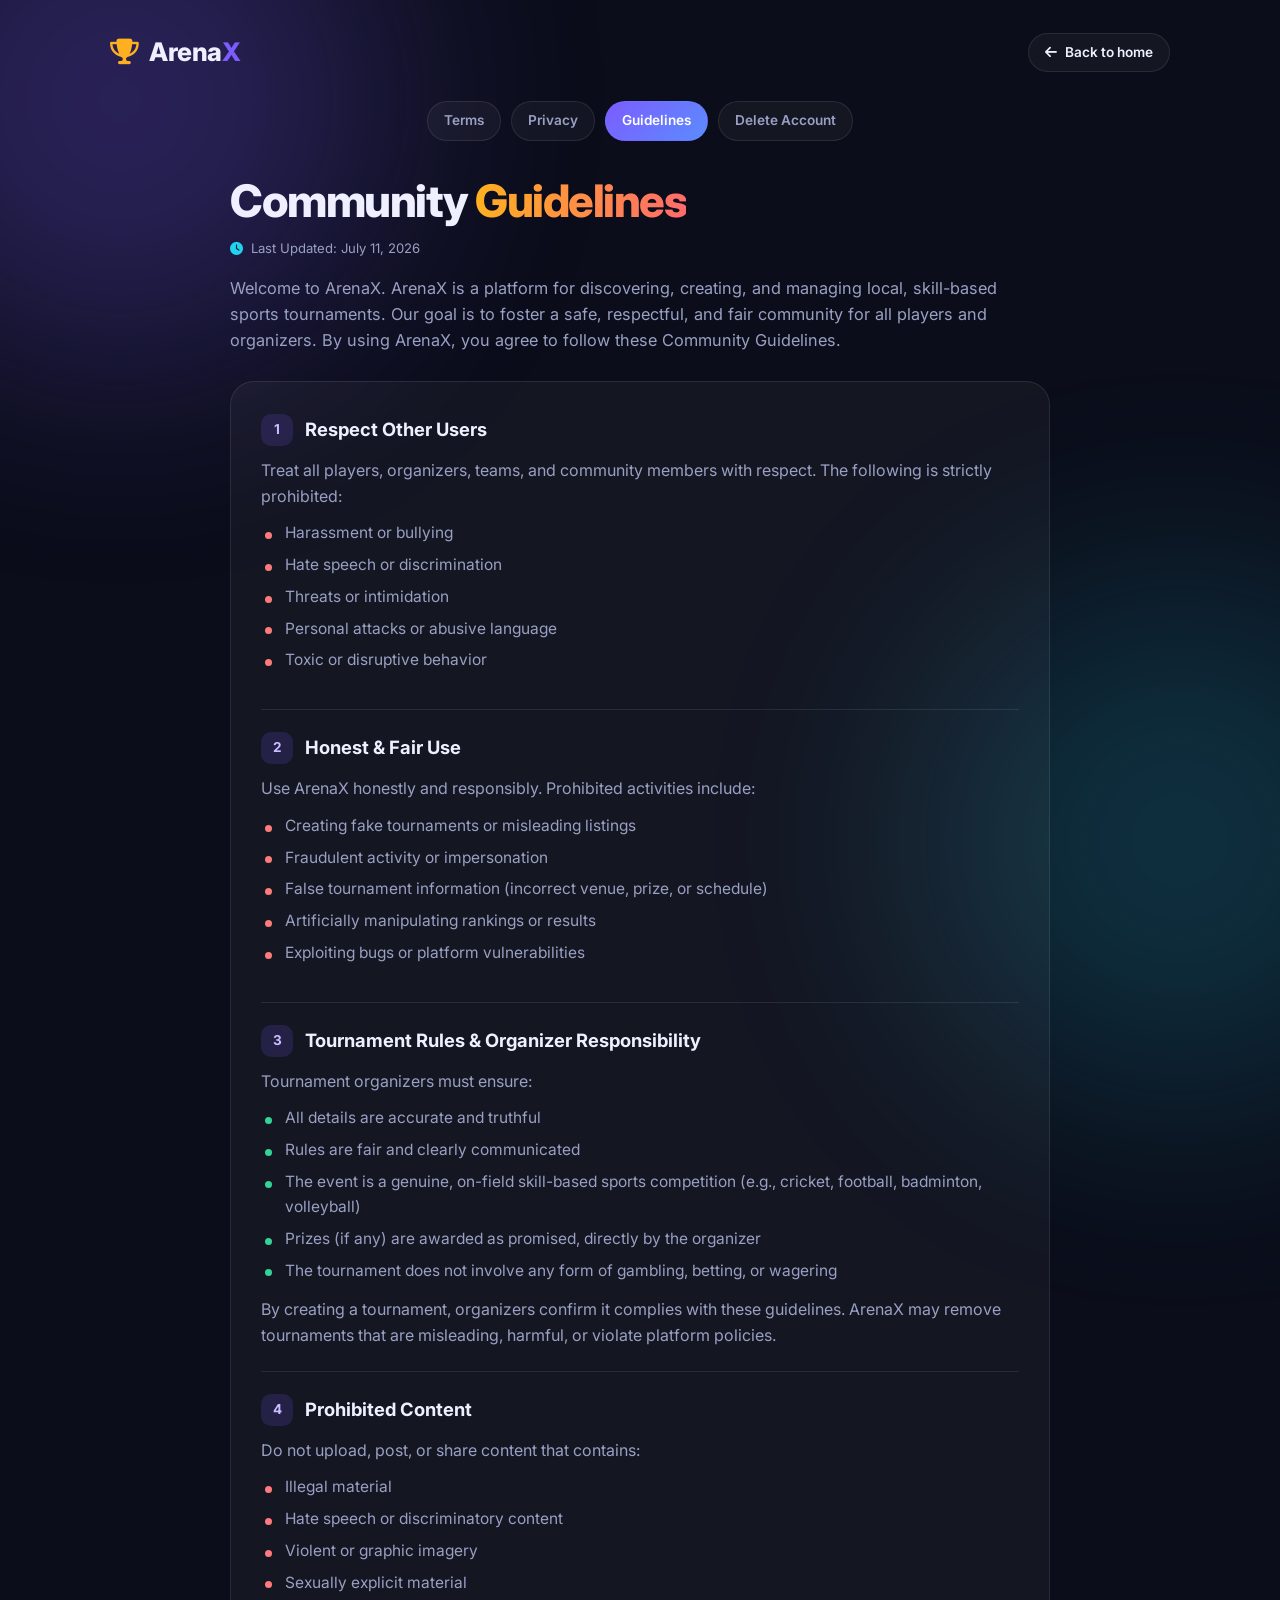
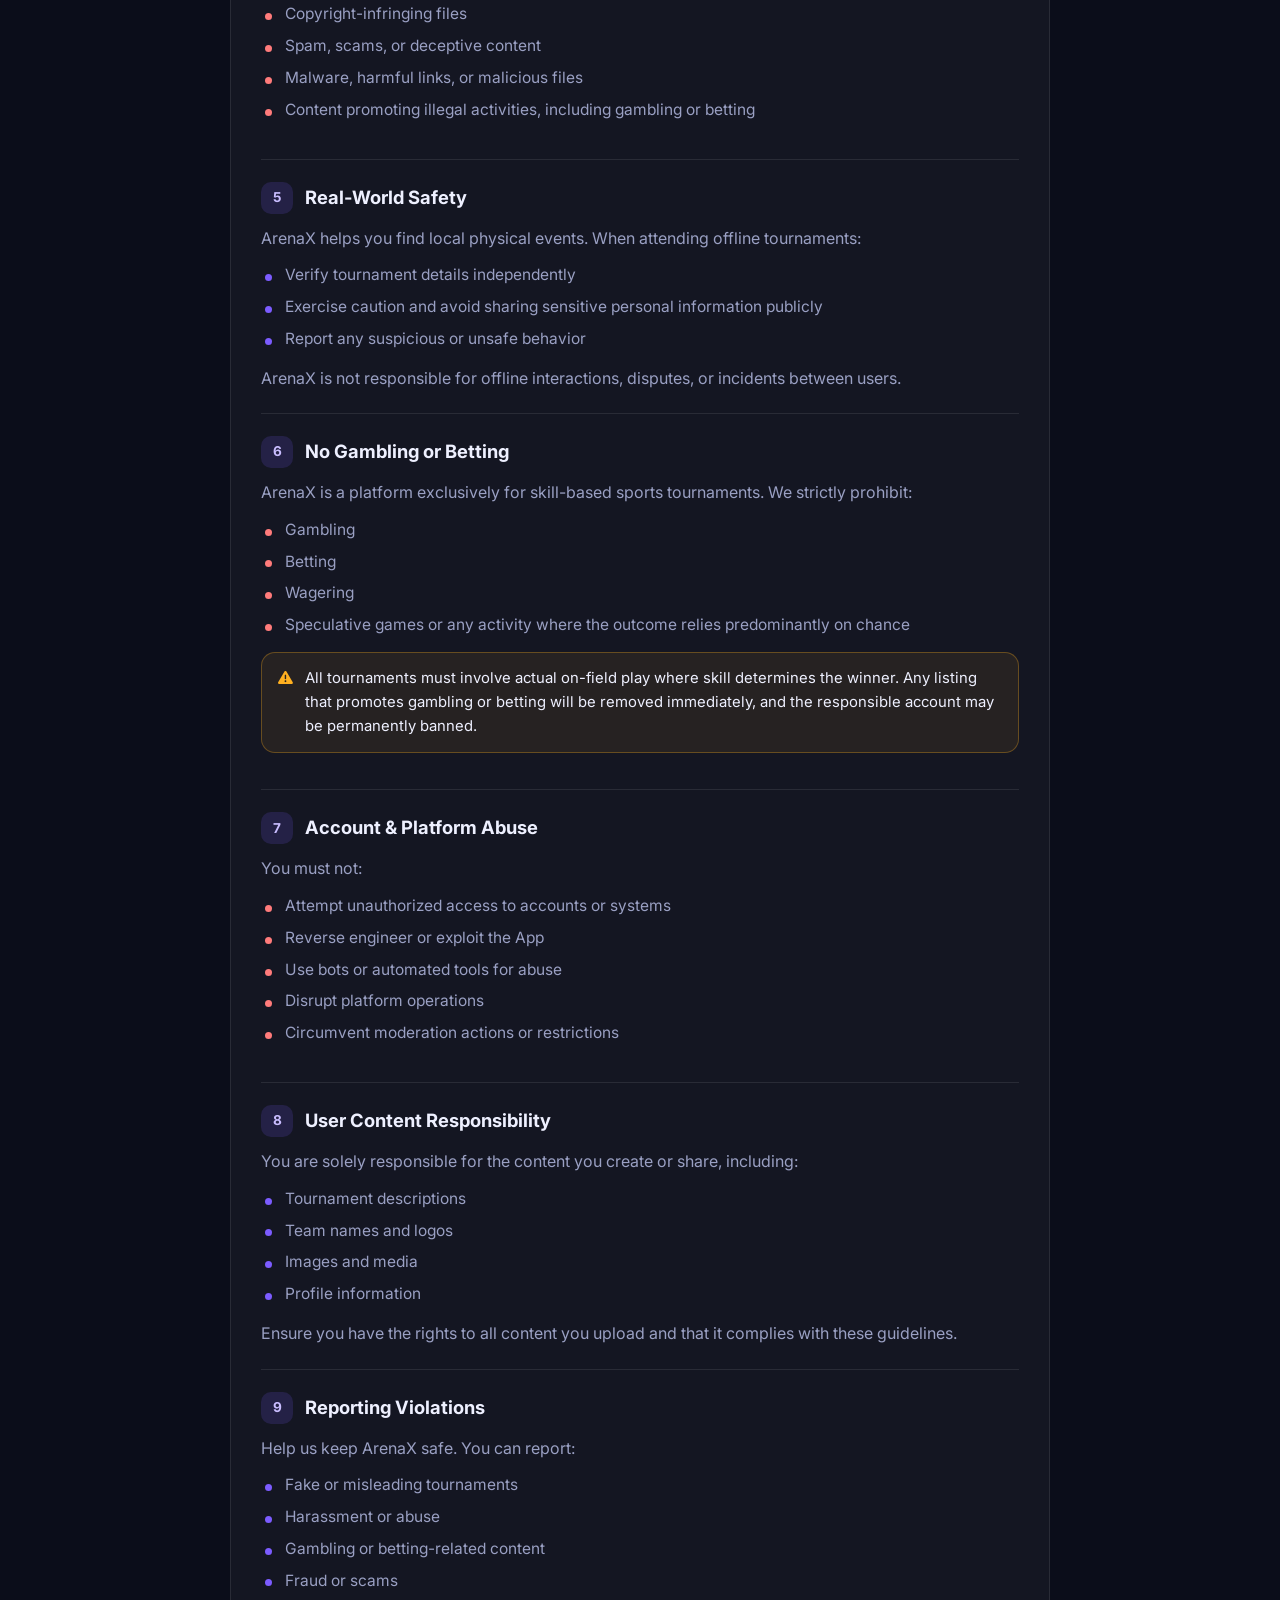
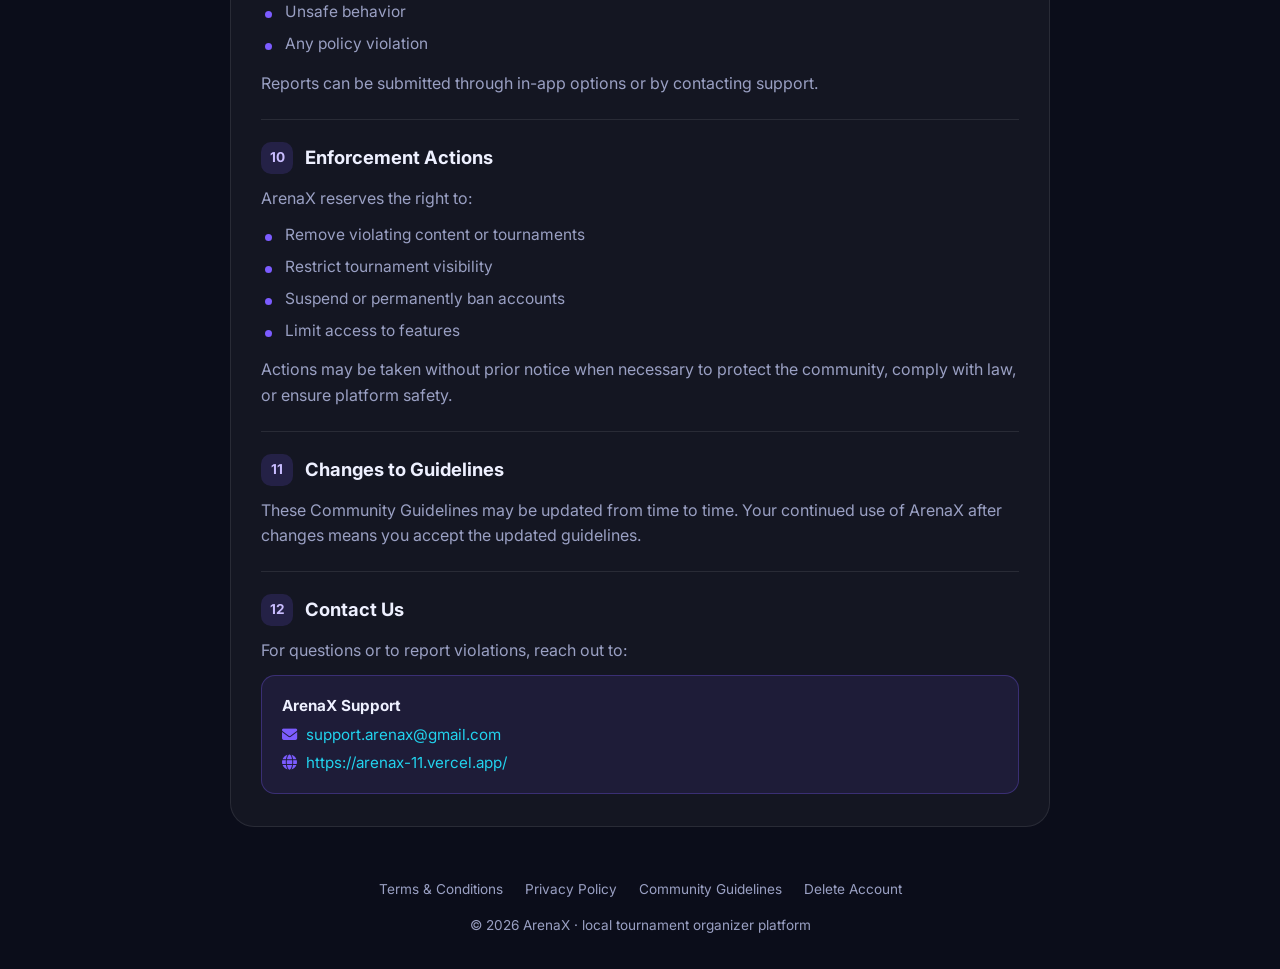
<file: community-guideline.html>
<!DOCTYPE html>
<html lang="en">
<head>
  <meta charset="UTF-8">
  <meta name="viewport" content="width=device-width, initial-scale=1.0, viewport-fit=cover">
  <meta name="theme-color" content="#0b0d1a">
  <title>Community Guidelines · ArenaX</title>
  <meta name="description" content="ArenaX Community Guidelines – keeping local tournaments safe, respectful, and fair.">
  <link rel="canonical" href="https://arenax-legal.vercel.app/community-guideline.html">
  <link rel="preconnect" href="https://fonts.googleapis.com">
  <link rel="preconnect" href="https://fonts.gstatic.com" crossorigin>
  <link href="https://fonts.googleapis.com/css2?family=Inter:wght@400;500;600;700;800&display=swap" rel="stylesheet">
  <link rel="stylesheet" href="https://cdnjs.cloudflare.com/ajax/libs/font-awesome/6.5.1/css/all.min.css">
  <link rel="stylesheet" href="style.css">
  <link rel="stylesheet" href="legal.css">
</head>
<body>
  <div class="bg-glow bg-glow-1"></div>
  <div class="bg-glow bg-glow-2"></div>

  <div class="container">
    <header class="topbar">
      <a href="index.html" class="logo"><i class="fas fa-trophy"></i> Arena<span>X</span></a>
      <a href="index.html" class="back"><i class="fas fa-arrow-left"></i> <span>Back to home</span></a>
    </header>

    <div class="legal-wrap">
      <nav class="legal-switch" aria-label="Legal pages">
        <a href="terms-condition.html">Terms</a>
        <a href="privacy-policy.html">Privacy</a>
        <a href="community-guideline.html" class="active">Guidelines</a>
        <a href="delete-account.html">Delete Account</a>
      </nav>

      <div class="legal-hero">
        <h1>Community <span class="grad">Guidelines</span></h1>
        <div class="updated"><i class="fas fa-clock"></i> Last Updated: July 11, 2026</div>
        <p class="legal-intro">Welcome to ArenaX. ArenaX is a platform for discovering, creating, and managing local, skill-based sports tournaments. Our goal is to foster a safe, respectful, and fair community for all players and organizers. By using ArenaX, you agree to follow these Community Guidelines.</p>
      </div>

      <article class="legal-card">
        <section>
          <h2><span class="num">1</span> Respect Other Users</h2>
          <p>Treat all players, organizers, teams, and community members with respect. The following is strictly prohibited:</p>
          <ul class="bad">
            <li>Harassment or bullying</li>
            <li>Hate speech or discrimination</li>
            <li>Threats or intimidation</li>
            <li>Personal attacks or abusive language</li>
            <li>Toxic or disruptive behavior</li>
          </ul>
        </section>

        <section>
          <h2><span class="num">2</span> Honest &amp; Fair Use</h2>
          <p>Use ArenaX honestly and responsibly. Prohibited activities include:</p>
          <ul class="bad">
            <li>Creating fake tournaments or misleading listings</li>
            <li>Fraudulent activity or impersonation</li>
            <li>False tournament information (incorrect venue, prize, or schedule)</li>
            <li>Artificially manipulating rankings or results</li>
            <li>Exploiting bugs or platform vulnerabilities</li>
          </ul>
        </section>

        <section>
          <h2><span class="num">3</span> Tournament Rules &amp; Organizer Responsibility</h2>
          <p>Tournament organizers must ensure:</p>
          <ul class="good">
            <li>All details are accurate and truthful</li>
            <li>Rules are fair and clearly communicated</li>
            <li>The event is a genuine, on-field skill-based sports competition (e.g., cricket, football, badminton, volleyball)</li>
            <li>Prizes (if any) are awarded as promised, directly by the organizer</li>
            <li>The tournament does not involve any form of gambling, betting, or wagering</li>
          </ul>
          <p>By creating a tournament, organizers confirm it complies with these guidelines. ArenaX may remove tournaments that are misleading, harmful, or violate platform policies.</p>
        </section>

        <section>
          <h2><span class="num">4</span> Prohibited Content</h2>
          <p>Do not upload, post, or share content that contains:</p>
          <ul class="bad">
            <li>Illegal material</li>
            <li>Hate speech or discriminatory content</li>
            <li>Violent or graphic imagery</li>
            <li>Sexually explicit material</li>
            <li>Copyright-infringing files</li>
            <li>Spam, scams, or deceptive content</li>
            <li>Malware, harmful links, or malicious files</li>
            <li>Content promoting illegal activities, including gambling or betting</li>
          </ul>
        </section>

        <section>
          <h2><span class="num">5</span> Real-World Safety</h2>
          <p>ArenaX helps you find local physical events. When attending offline tournaments:</p>
          <ul>
            <li>Verify tournament details independently</li>
            <li>Exercise caution and avoid sharing sensitive personal information publicly</li>
            <li>Report any suspicious or unsafe behavior</li>
          </ul>
          <p>ArenaX is not responsible for offline interactions, disputes, or incidents between users.</p>
        </section>

        <section>
          <h2><span class="num">6</span> No Gambling or Betting</h2>
          <p>ArenaX is a platform exclusively for skill-based sports tournaments. We strictly prohibit:</p>
          <ul class="bad">
            <li>Gambling</li>
            <li>Betting</li>
            <li>Wagering</li>
            <li>Speculative games or any activity where the outcome relies predominantly on chance</li>
          </ul>
          <div class="notice"><i class="fas fa-triangle-exclamation"></i><div>All tournaments must involve actual on-field play where skill determines the winner. Any listing that promotes gambling or betting will be removed immediately, and the responsible account may be permanently banned.</div></div>
        </section>

        <section>
          <h2><span class="num">7</span> Account &amp; Platform Abuse</h2>
          <p>You must not:</p>
          <ul class="bad">
            <li>Attempt unauthorized access to accounts or systems</li>
            <li>Reverse engineer or exploit the App</li>
            <li>Use bots or automated tools for abuse</li>
            <li>Disrupt platform operations</li>
            <li>Circumvent moderation actions or restrictions</li>
          </ul>
        </section>

        <section>
          <h2><span class="num">8</span> User Content Responsibility</h2>
          <p>You are solely responsible for the content you create or share, including:</p>
          <ul>
            <li>Tournament descriptions</li>
            <li>Team names and logos</li>
            <li>Images and media</li>
            <li>Profile information</li>
          </ul>
          <p>Ensure you have the rights to all content you upload and that it complies with these guidelines.</p>
        </section>

        <section>
          <h2><span class="num">9</span> Reporting Violations</h2>
          <p>Help us keep ArenaX safe. You can report:</p>
          <ul>
            <li>Fake or misleading tournaments</li>
            <li>Harassment or abuse</li>
            <li>Gambling or betting-related content</li>
            <li>Fraud or scams</li>
            <li>Unsafe behavior</li>
            <li>Any policy violation</li>
          </ul>
          <p>Reports can be submitted through in-app options or by contacting support.</p>
        </section>

        <section>
          <h2><span class="num">10</span> Enforcement Actions</h2>
          <p>ArenaX reserves the right to:</p>
          <ul>
            <li>Remove violating content or tournaments</li>
            <li>Restrict tournament visibility</li>
            <li>Suspend or permanently ban accounts</li>
            <li>Limit access to features</li>
          </ul>
          <p>Actions may be taken without prior notice when necessary to protect the community, comply with law, or ensure platform safety.</p>
        </section>

        <section>
          <h2><span class="num">11</span> Changes to Guidelines</h2>
          <p>These Community Guidelines may be updated from time to time. Your continued use of ArenaX after changes means you accept the updated guidelines.</p>
        </section>

        <section>
          <h2><span class="num">12</span> Contact Us</h2>
          <p>For questions or to report violations, reach out to:</p>
          <div class="contact-box">
            <div><strong>ArenaX Support</strong></div>
            <div><i class="fas fa-envelope"></i> <a href="mailto:support.arenax@gmail.com">support.arenax@gmail.com</a></div>
            <div><i class="fas fa-globe"></i> <a href="https://arenax-11.vercel.app/" target="_blank" rel="noopener noreferrer">https://arenax-11.vercel.app/</a></div>
          </div>
        </section>
      </article>
    </div>

    <footer class="footer">
      <nav class="footer-legal-links">
        <a href="terms-condition.html">Terms &amp; Conditions</a>
        <a href="privacy-policy.html">Privacy Policy</a>
        <a href="community-guideline.html">Community Guidelines</a>
        <a href="delete-account.html">Delete Account</a>
      </nav>
      <p>© 2026 ArenaX · local tournament organizer platform</p>
    </footer>
  </div>
</body>
</html>
</file>
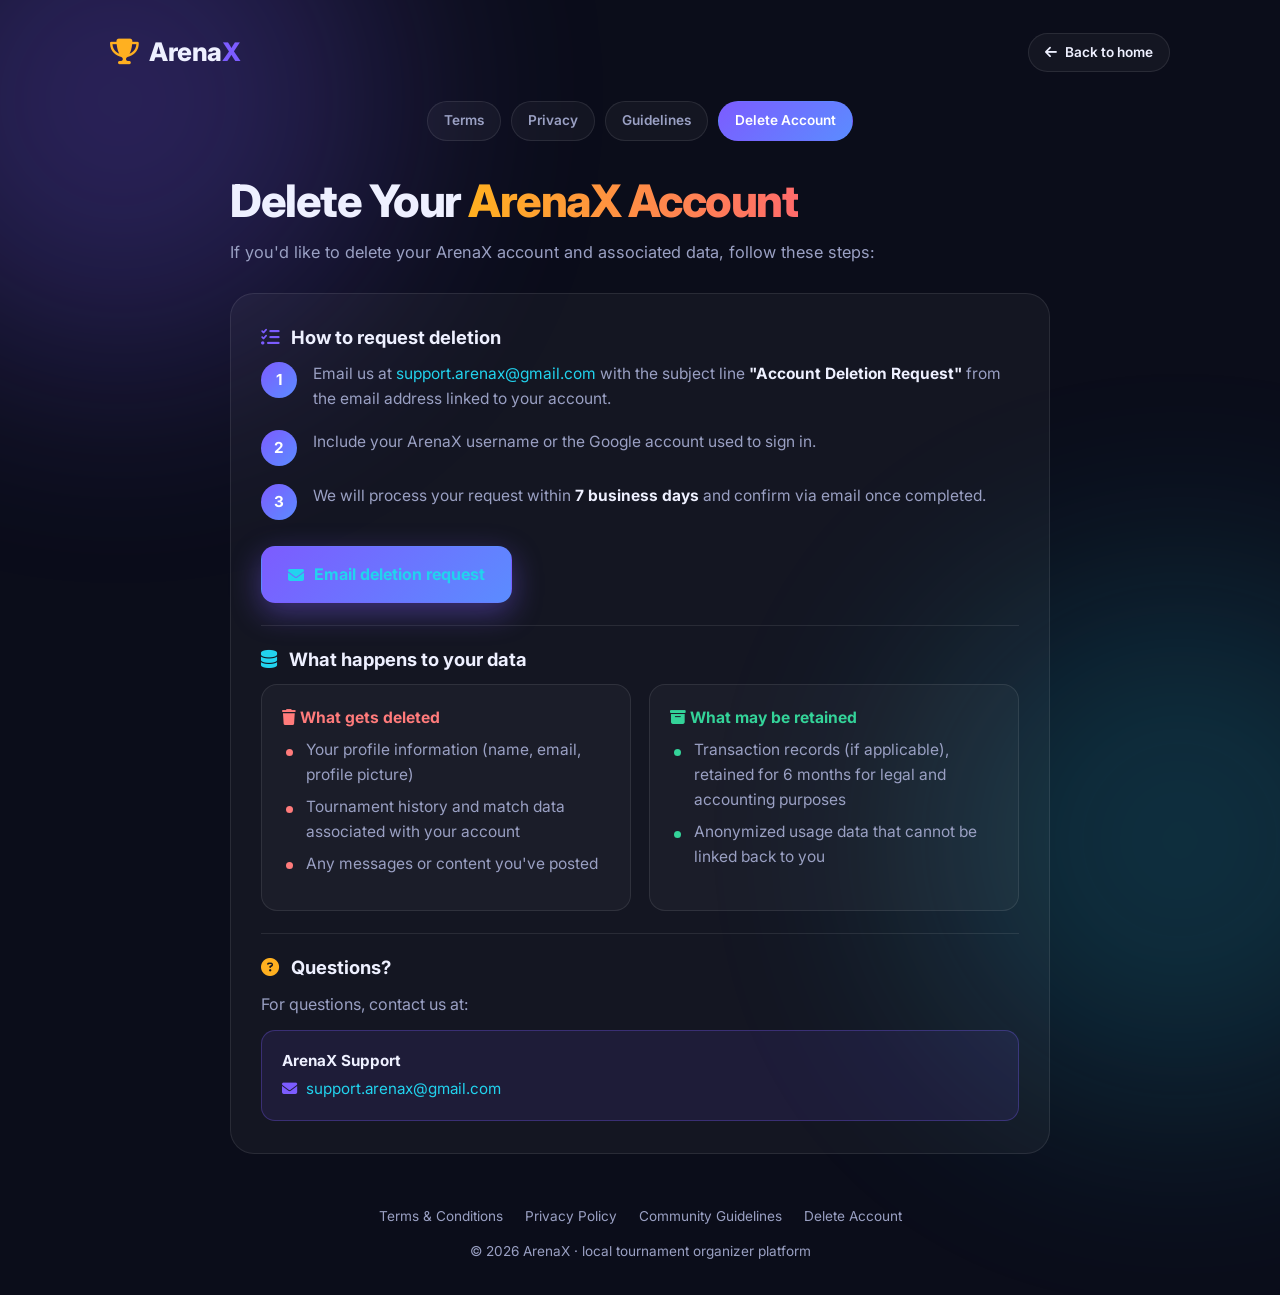
<file: delete-account.html>
<!DOCTYPE html>
<html lang="en">
<head>
  <meta charset="UTF-8">
  <meta name="viewport" content="width=device-width, initial-scale=1.0, viewport-fit=cover">
  <meta name="theme-color" content="#0b0d1a">
  <title>Delete Your Account · ArenaX</title>
  <meta name="description" content="How to request deletion of your ArenaX account and associated data.">
  <link rel="canonical" href="https://arenax-legal.vercel.app/delete-account.html">
  <link rel="preconnect" href="https://fonts.googleapis.com">
  <link rel="preconnect" href="https://fonts.gstatic.com" crossorigin>
  <link href="https://fonts.googleapis.com/css2?family=Inter:wght@400;500;600;700;800&display=swap" rel="stylesheet">
  <link rel="stylesheet" href="https://cdnjs.cloudflare.com/ajax/libs/font-awesome/6.5.1/css/all.min.css">
  <link rel="stylesheet" href="style.css">
  <link rel="stylesheet" href="legal.css">
</head>
<body>
  <div class="bg-glow bg-glow-1"></div>
  <div class="bg-glow bg-glow-2"></div>

  <div class="container">
    <header class="topbar">
      <a href="index.html" class="logo"><i class="fas fa-trophy"></i> Arena<span>X</span></a>
      <a href="index.html" class="back"><i class="fas fa-arrow-left"></i> <span>Back to home</span></a>
    </header>

    <div class="legal-wrap">
      <nav class="legal-switch" aria-label="Legal pages">
        <a href="terms-condition.html">Terms</a>
        <a href="privacy-policy.html">Privacy</a>
        <a href="community-guideline.html">Guidelines</a>
        <a href="delete-account.html" class="active">Delete Account</a>
      </nav>

      <div class="legal-hero">
        <h1>Delete Your <span class="grad">ArenaX Account</span></h1>
        <p class="legal-intro">If you'd like to delete your ArenaX account and associated data, follow these steps:</p>
      </div>

      <article class="legal-card">
        <section>
          <h2><i class="fas fa-list-check" style="color:var(--violet)"></i> How to request deletion</h2>
          <ol class="steps">
            <li>Email us at <a href="mailto:support.arenax@gmail.com?subject=Account%20Deletion%20Request">support.arenax@gmail.com</a> with the subject line <strong>"Account Deletion Request"</strong> from the email address linked to your account.</li>
            <li>Include your ArenaX username or the Google account used to sign in.</li>
            <li>We will process your request within <strong>7 business days</strong> and confirm via email once completed.</li>
          </ol>
          <a href="mailto:support.arenax@gmail.com?subject=Account%20Deletion%20Request" class="btn btn-primary" style="margin-top:8px">
            <i class="fas fa-envelope"></i> Email deletion request
          </a>
        </section>

        <section>
          <h2><i class="fas fa-database" style="color:var(--cyan)"></i> What happens to your data</h2>
          <div class="split">
            <div>
              <h3 class="del"><i class="fas fa-trash"></i> What gets deleted</h3>
              <ul class="bad">
                <li>Your profile information (name, email, profile picture)</li>
                <li>Tournament history and match data associated with your account</li>
                <li>Any messages or content you've posted</li>
              </ul>
            </div>
            <div>
              <h3 class="keep"><i class="fas fa-box-archive"></i> What may be retained</h3>
              <ul class="good">
                <li>Transaction records (if applicable), retained for 6 months for legal and accounting purposes</li>
                <li>Anonymized usage data that cannot be linked back to you</li>
              </ul>
            </div>
          </div>
        </section>

        <section>
          <h2><i class="fas fa-circle-question" style="color:var(--gold)"></i> Questions?</h2>
          <p>For questions, contact us at:</p>
          <div class="contact-box">
            <div><strong>ArenaX Support</strong></div>
            <div><i class="fas fa-envelope"></i> <a href="mailto:support.arenax@gmail.com">support.arenax@gmail.com</a></div>
          </div>
        </section>
      </article>
    </div>

    <footer class="footer">
      <nav class="footer-legal-links">
        <a href="terms-condition.html">Terms &amp; Conditions</a>
        <a href="privacy-policy.html">Privacy Policy</a>
        <a href="community-guideline.html">Community Guidelines</a>
        <a href="delete-account.html">Delete Account</a>
      </nav>
      <p>© 2026 ArenaX · local tournament organizer platform</p>
    </footer>
  </div>
</body>
</html>
</file>
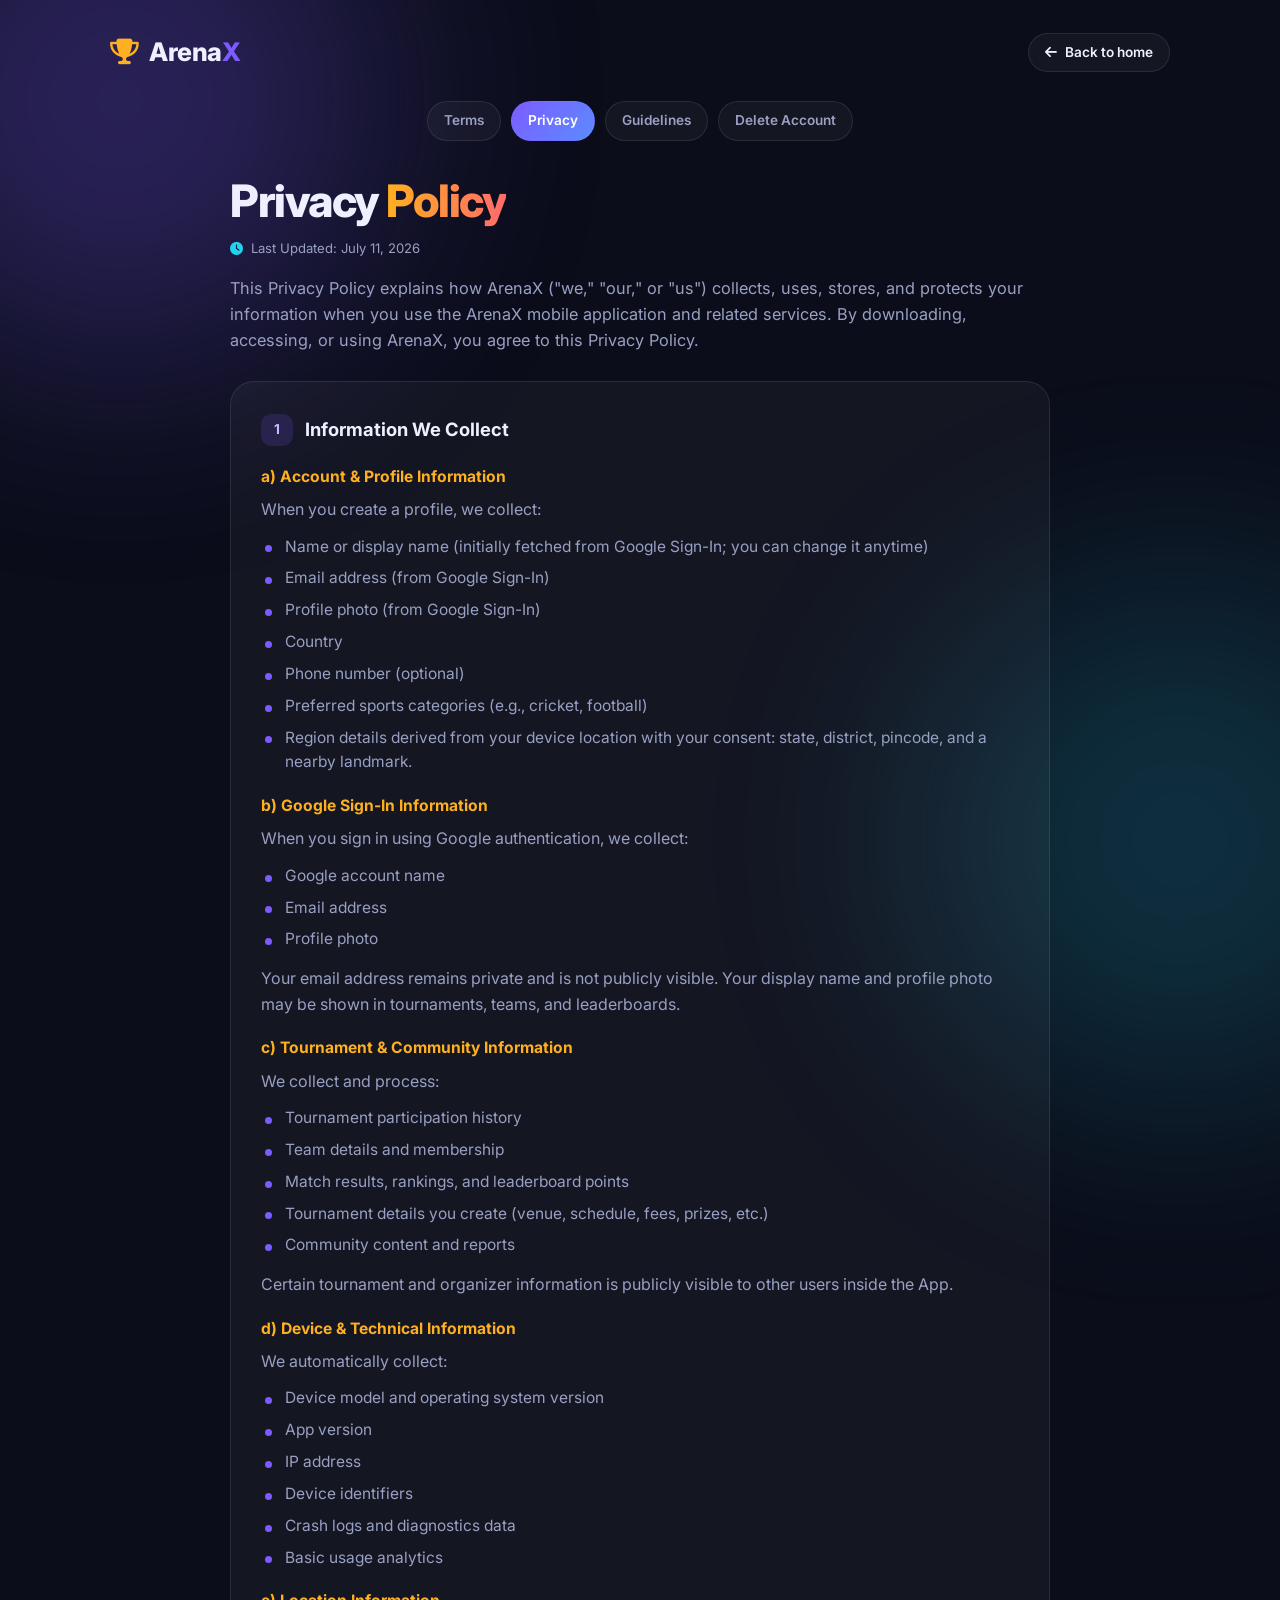
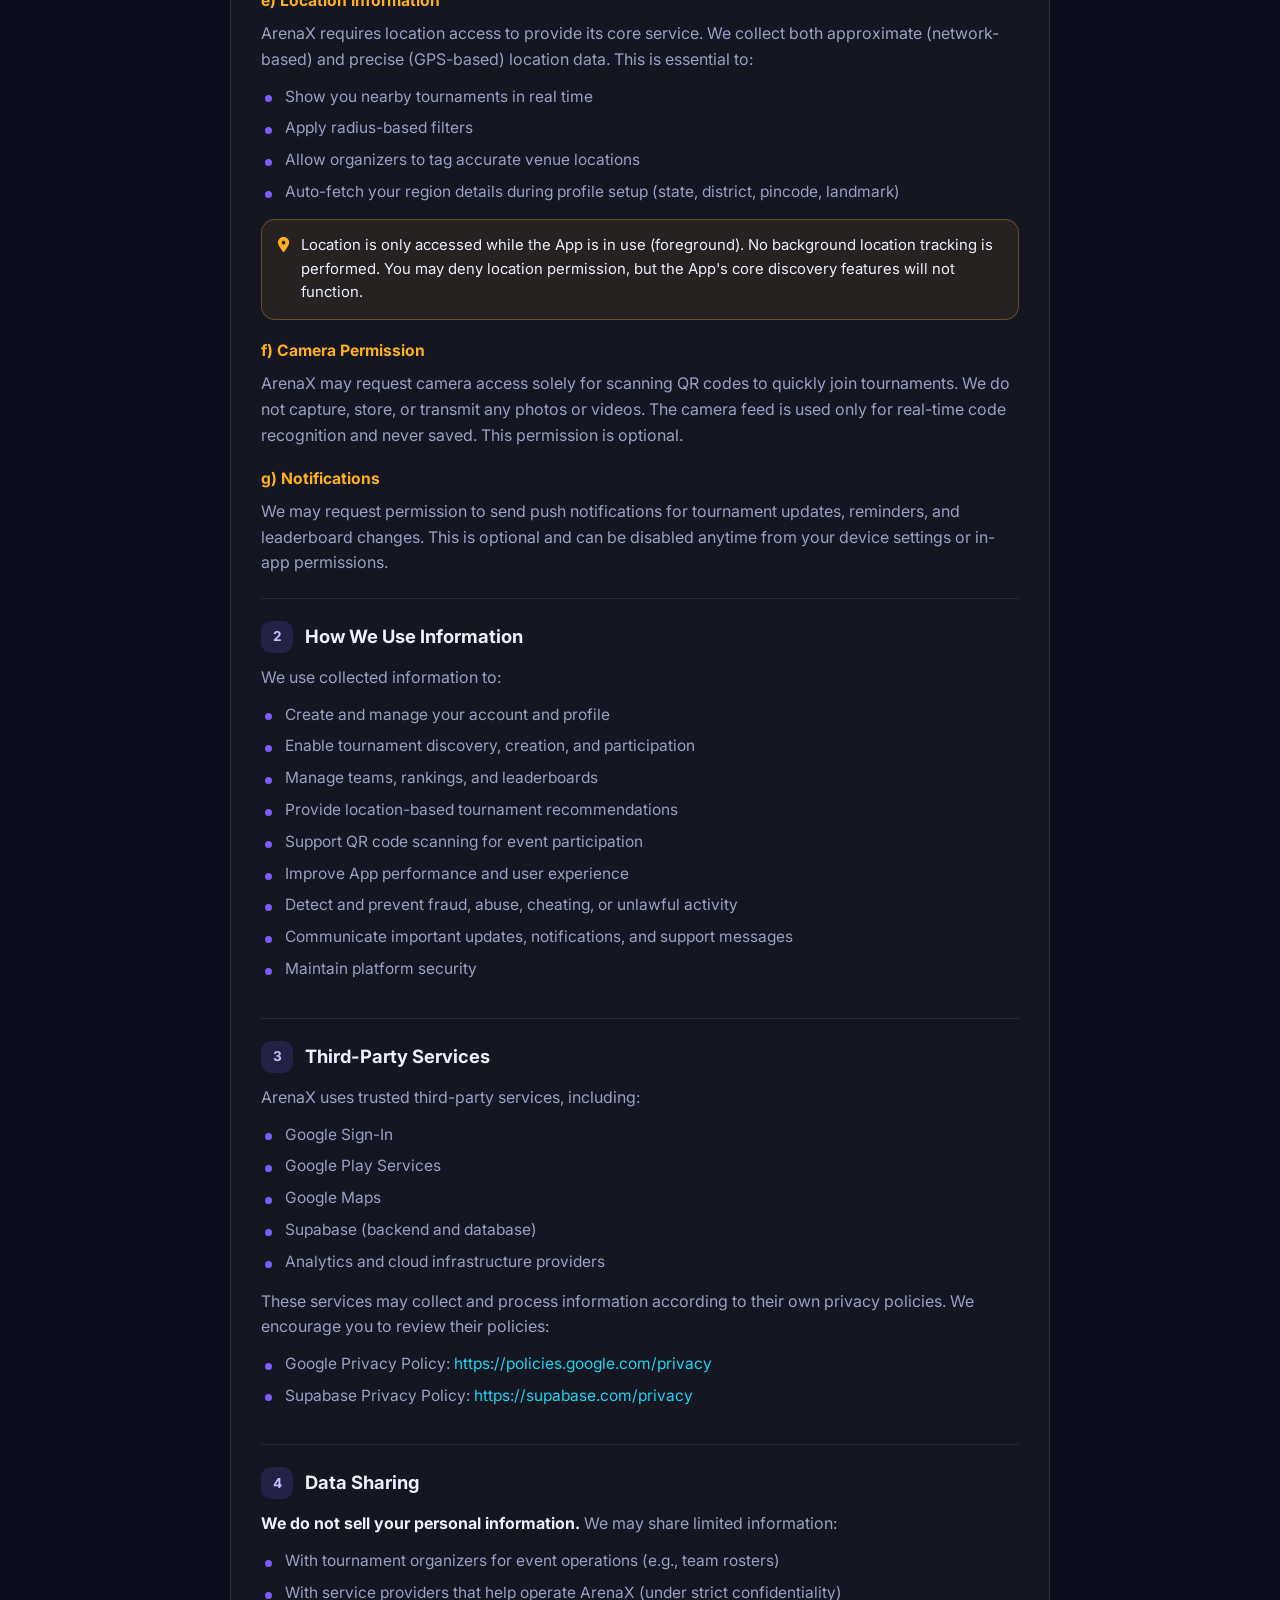
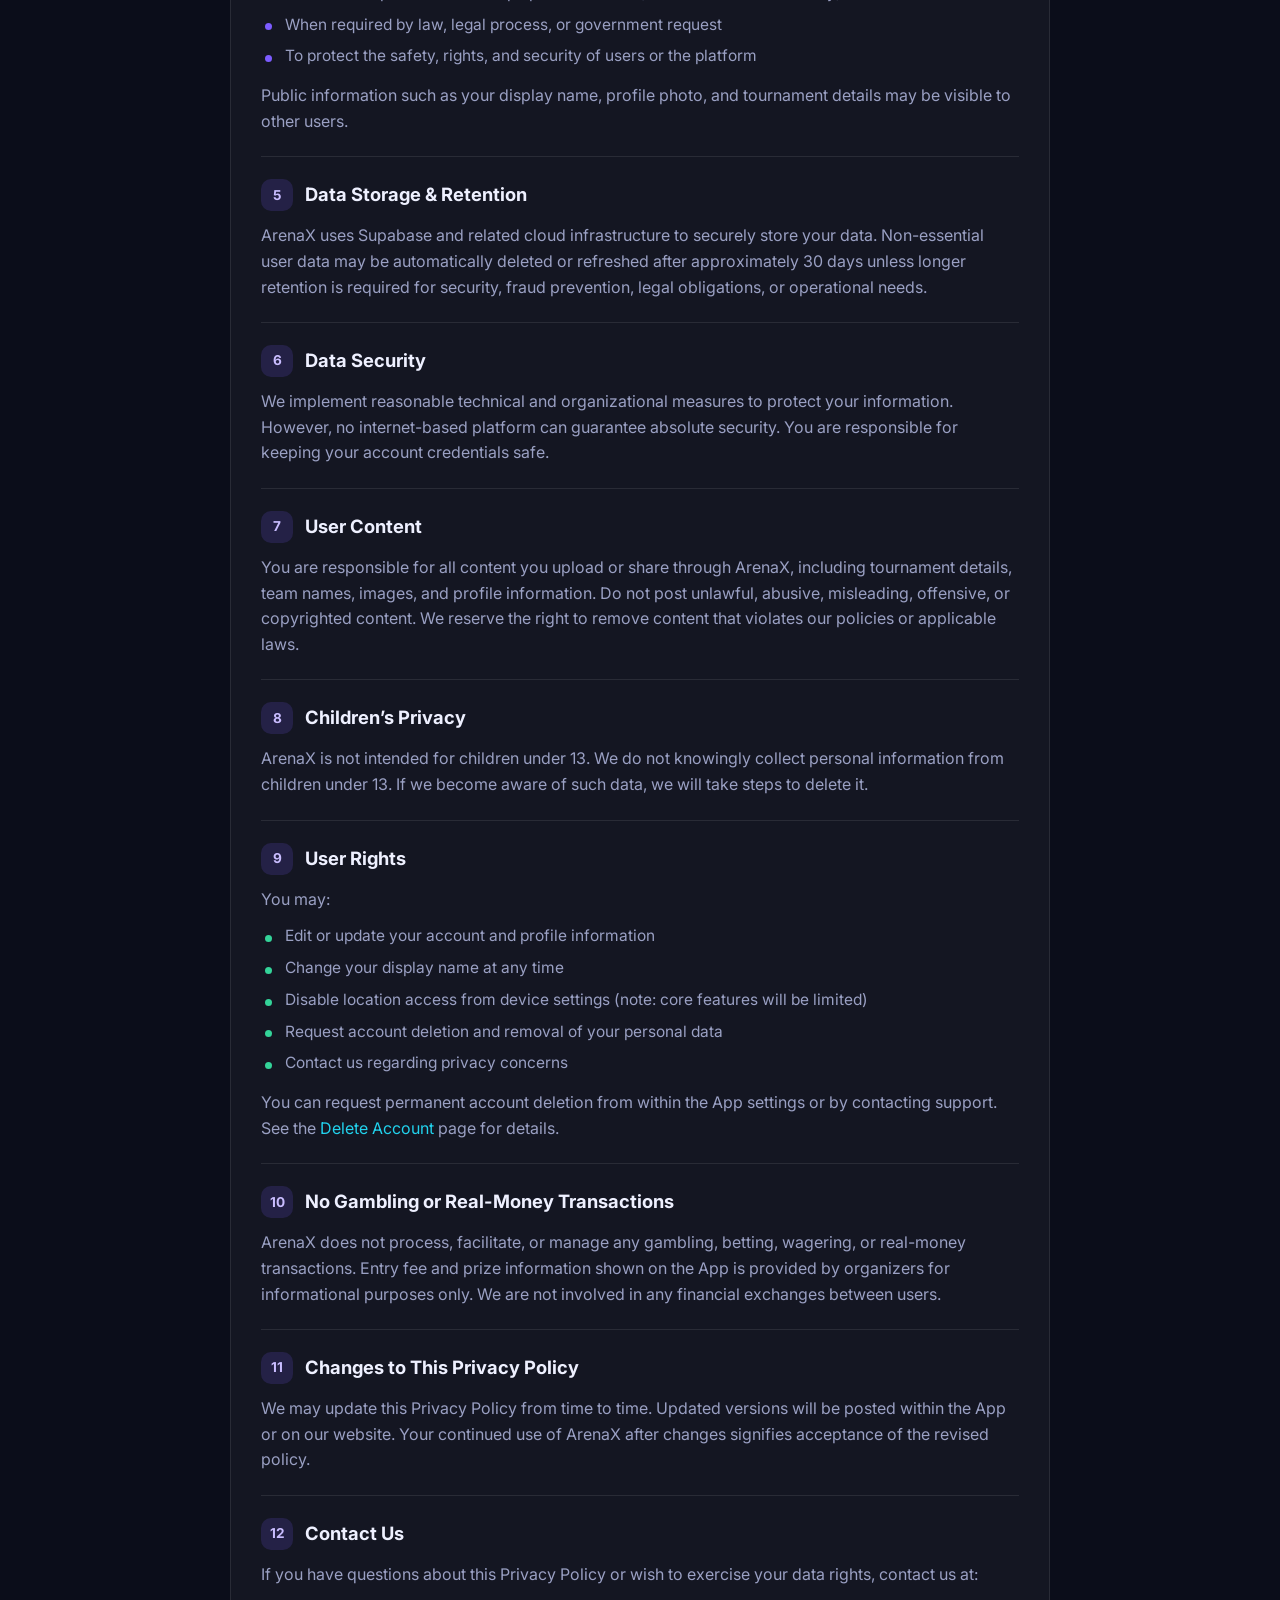
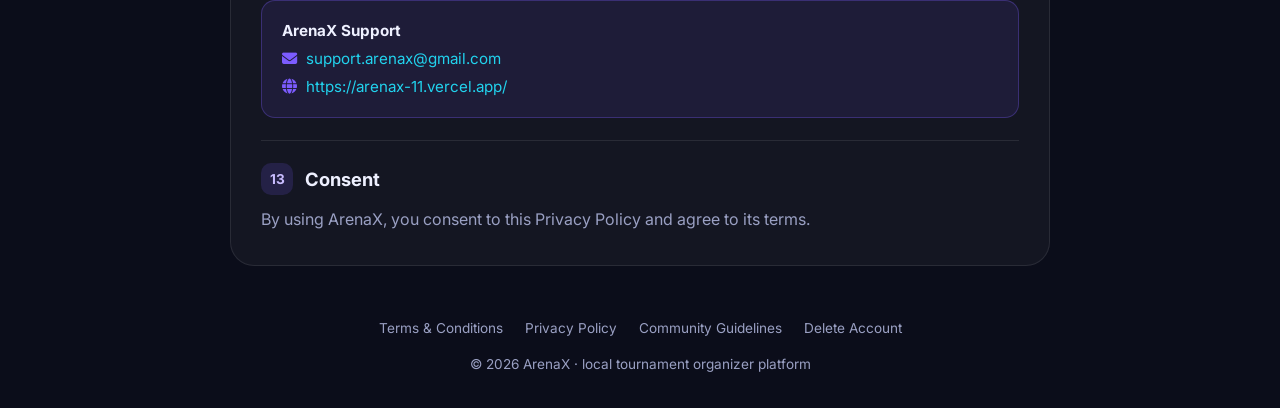
<file: privacy-policy.html>
<!DOCTYPE html>
<html lang="en">
<head>
  <meta charset="UTF-8">
  <meta name="viewport" content="width=device-width, initial-scale=1.0, viewport-fit=cover">
  <meta name="theme-color" content="#0b0d1a">
  <title>Privacy Policy · ArenaX</title>
  <meta name="description" content="ArenaX Privacy Policy – how we collect, use, store, and protect your information.">
  <link rel="canonical" href="https://arenax-legal.vercel.app/privacy-policy.html">
  <link rel="preconnect" href="https://fonts.googleapis.com">
  <link rel="preconnect" href="https://fonts.gstatic.com" crossorigin>
  <link href="https://fonts.googleapis.com/css2?family=Inter:wght@400;500;600;700;800&display=swap" rel="stylesheet">
  <link rel="stylesheet" href="https://cdnjs.cloudflare.com/ajax/libs/font-awesome/6.5.1/css/all.min.css">
  <link rel="stylesheet" href="style.css">
  <link rel="stylesheet" href="legal.css">
</head>
<body>
  <div class="bg-glow bg-glow-1"></div>
  <div class="bg-glow bg-glow-2"></div>

  <div class="container">
    <header class="topbar">
      <a href="index.html" class="logo"><i class="fas fa-trophy"></i> Arena<span>X</span></a>
      <a href="index.html" class="back"><i class="fas fa-arrow-left"></i> <span>Back to home</span></a>
    </header>

    <div class="legal-wrap">
      <nav class="legal-switch" aria-label="Legal pages">
        <a href="terms-condition.html">Terms</a>
        <a href="privacy-policy.html" class="active">Privacy</a>
        <a href="community-guideline.html">Guidelines</a>
        <a href="delete-account.html">Delete Account</a>
      </nav>

      <div class="legal-hero">
        <h1>Privacy <span class="grad">Policy</span></h1>
        <div class="updated"><i class="fas fa-clock"></i> Last Updated: July 11, 2026</div>
        <p class="legal-intro">This Privacy Policy explains how ArenaX ("we," "our," or "us") collects, uses, stores, and protects your information when you use the ArenaX mobile application and related services. By downloading, accessing, or using ArenaX, you agree to this Privacy Policy.</p>
      </div>

      <article class="legal-card">
        <section>
          <h2><span class="num">1</span> Information We Collect</h2>

          <h3>a) Account &amp; Profile Information</h3>
          <p>When you create a profile, we collect:</p>
          <ul>
            <li>Name or display name (initially fetched from Google Sign-In; you can change it anytime)</li>
            <li>Email address (from Google Sign-In)</li>
            <li>Profile photo (from Google Sign-In)</li>
            <li>Country</li>
            <li>Phone number (optional)</li>
            <li>Preferred sports categories (e.g., cricket, football)</li>
            <li>Region details derived from your device location with your consent: state, district, pincode, and a nearby landmark.</li>
          </ul>

          <h3>b) Google Sign-In Information</h3>
          <p>When you sign in using Google authentication, we collect:</p>
          <ul>
            <li>Google account name</li>
            <li>Email address</li>
            <li>Profile photo</li>
          </ul>
          <p>Your email address remains private and is not publicly visible. Your display name and profile photo may be shown in tournaments, teams, and leaderboards.</p>

          <h3>c) Tournament &amp; Community Information</h3>
          <p>We collect and process:</p>
          <ul>
            <li>Tournament participation history</li>
            <li>Team details and membership</li>
            <li>Match results, rankings, and leaderboard points</li>
            <li>Tournament details you create (venue, schedule, fees, prizes, etc.)</li>
            <li>Community content and reports</li>
          </ul>
          <p>Certain tournament and organizer information is publicly visible to other users inside the App.</p>

          <h3>d) Device &amp; Technical Information</h3>
          <p>We automatically collect:</p>
          <ul>
            <li>Device model and operating system version</li>
            <li>App version</li>
            <li>IP address</li>
            <li>Device identifiers</li>
            <li>Crash logs and diagnostics data</li>
            <li>Basic usage analytics</li>
          </ul>

          <h3>e) Location Information</h3>
          <p>ArenaX requires location access to provide its core service. We collect both approximate (network-based) and precise (GPS-based) location data. This is essential to:</p>
          <ul>
            <li>Show you nearby tournaments in real time</li>
            <li>Apply radius-based filters</li>
            <li>Allow organizers to tag accurate venue locations</li>
            <li>Auto-fetch your region details during profile setup (state, district, pincode, landmark)</li>
          </ul>
          <div class="notice"><i class="fas fa-location-dot"></i><div>Location is only accessed while the App is in use (foreground). No background location tracking is performed. You may deny location permission, but the App's core discovery features will not function.</div></div>

          <h3>f) Camera Permission</h3>
          <p>ArenaX may request camera access solely for scanning QR codes to quickly join tournaments. We do not capture, store, or transmit any photos or videos. The camera feed is used only for real-time code recognition and never saved. This permission is optional.</p>

          <h3>g) Notifications</h3>
          <p>We may request permission to send push notifications for tournament updates, reminders, and leaderboard changes. This is optional and can be disabled anytime from your device settings or in-app permissions.</p>
        </section>

        <section>
          <h2><span class="num">2</span> How We Use Information</h2>
          <p>We use collected information to:</p>
          <ul>
            <li>Create and manage your account and profile</li>
            <li>Enable tournament discovery, creation, and participation</li>
            <li>Manage teams, rankings, and leaderboards</li>
            <li>Provide location-based tournament recommendations</li>
            <li>Support QR code scanning for event participation</li>
            <li>Improve App performance and user experience</li>
            <li>Detect and prevent fraud, abuse, cheating, or unlawful activity</li>
            <li>Communicate important updates, notifications, and support messages</li>
            <li>Maintain platform security</li>
          </ul>
        </section>

        <section>
          <h2><span class="num">3</span> Third-Party Services</h2>
          <p>ArenaX uses trusted third-party services, including:</p>
          <ul>
            <li>Google Sign-In</li>
            <li>Google Play Services</li>
            <li>Google Maps</li>
            <li>Supabase (backend and database)</li>
            <li>Analytics and cloud infrastructure providers</li>
          </ul>
          <p>These services may collect and process information according to their own privacy policies. We encourage you to review their policies:</p>
          <ul>
            <li>Google Privacy Policy: <a href="https://policies.google.com/privacy" target="_blank" rel="noopener noreferrer">https://policies.google.com/privacy</a></li>
            <li>Supabase Privacy Policy: <a href="https://supabase.com/privacy" target="_blank" rel="noopener noreferrer">https://supabase.com/privacy</a></li>
          </ul>
        </section>

        <section>
          <h2><span class="num">4</span> Data Sharing</h2>
          <p><strong>We do not sell your personal information.</strong> We may share limited information:</p>
          <ul>
            <li>With tournament organizers for event operations (e.g., team rosters)</li>
            <li>With service providers that help operate ArenaX (under strict confidentiality)</li>
            <li>When required by law, legal process, or government request</li>
            <li>To protect the safety, rights, and security of users or the platform</li>
          </ul>
          <p>Public information such as your display name, profile photo, and tournament details may be visible to other users.</p>
        </section>

        <section>
          <h2><span class="num">5</span> Data Storage &amp; Retention</h2>
          <p>ArenaX uses Supabase and related cloud infrastructure to securely store your data. Non-essential user data may be automatically deleted or refreshed after approximately 30 days unless longer retention is required for security, fraud prevention, legal obligations, or operational needs.</p>
        </section>

        <section>
          <h2><span class="num">6</span> Data Security</h2>
          <p>We implement reasonable technical and organizational measures to protect your information. However, no internet-based platform can guarantee absolute security. You are responsible for keeping your account credentials safe.</p>
        </section>

        <section>
          <h2><span class="num">7</span> User Content</h2>
          <p>You are responsible for all content you upload or share through ArenaX, including tournament details, team names, images, and profile information. Do not post unlawful, abusive, misleading, offensive, or copyrighted content. We reserve the right to remove content that violates our policies or applicable laws.</p>
        </section>

        <section>
          <h2><span class="num">8</span> Children’s Privacy</h2>
          <p>ArenaX is not intended for children under 13. We do not knowingly collect personal information from children under 13. If we become aware of such data, we will take steps to delete it.</p>
        </section>

        <section>
          <h2><span class="num">9</span> User Rights</h2>
          <p>You may:</p>
          <ul class="good">
            <li>Edit or update your account and profile information</li>
            <li>Change your display name at any time</li>
            <li>Disable location access from device settings (note: core features will be limited)</li>
            <li>Request account deletion and removal of your personal data</li>
            <li>Contact us regarding privacy concerns</li>
          </ul>
          <p>You can request permanent account deletion from within the App settings or by contacting support. See the <a href="delete-account.html">Delete Account</a> page for details.</p>
        </section>

        <section>
          <h2><span class="num">10</span> No Gambling or Real-Money Transactions</h2>
          <p>ArenaX does not process, facilitate, or manage any gambling, betting, wagering, or real-money transactions. Entry fee and prize information shown on the App is provided by organizers for informational purposes only. We are not involved in any financial exchanges between users.</p>
        </section>

        <section>
          <h2><span class="num">11</span> Changes to This Privacy Policy</h2>
          <p>We may update this Privacy Policy from time to time. Updated versions will be posted within the App or on our website. Your continued use of ArenaX after changes signifies acceptance of the revised policy.</p>
        </section>

        <section>
          <h2><span class="num">12</span> Contact Us</h2>
          <p>If you have questions about this Privacy Policy or wish to exercise your data rights, contact us at:</p>
          <div class="contact-box">
            <div><strong>ArenaX Support</strong></div>
            <div><i class="fas fa-envelope"></i> <a href="mailto:support.arenax@gmail.com">support.arenax@gmail.com</a></div>
            <div><i class="fas fa-globe"></i> <a href="https://arenax-11.vercel.app/" target="_blank" rel="noopener noreferrer">https://arenax-11.vercel.app/</a></div>
          </div>
        </section>

        <section>
          <h2><span class="num">13</span> Consent</h2>
          <p>By using ArenaX, you consent to this Privacy Policy and agree to its terms.</p>
        </section>
      </article>
    </div>

    <footer class="footer">
      <nav class="footer-legal-links">
        <a href="terms-condition.html">Terms &amp; Conditions</a>
        <a href="privacy-policy.html">Privacy Policy</a>
        <a href="community-guideline.html">Community Guidelines</a>
        <a href="delete-account.html">Delete Account</a>
      </nav>
      <p>© 2026 ArenaX · local tournament organizer platform</p>
    </footer>
  </div>
</body>
</html>
</file>
<file: style.css>
/* ArenaX landing page */
:root {
  --bg: #0b0d1a;
  --bg-soft: #12152a;
  --card: rgba(255, 255, 255, 0.04);
  --border: rgba(255, 255, 255, 0.09);
  --text: #eef0ff;
  --muted: #9aa0c3;
  --violet: #7c5cff;
  --cyan: #22d3ee;
  --gold: #ffb020;
  --green: #34d399;
  --radius: 18px;
}

* { box-sizing: border-box; margin: 0; padding: 0; }

html { scroll-behavior: smooth; }

body {
  font-family: 'Inter', system-ui, -apple-system, 'Segoe UI', Roboto, sans-serif;
  background: var(--bg);
  color: var(--text);
  line-height: 1.6;
  min-height: 100vh;
  overflow-x: hidden;
  -webkit-font-smoothing: antialiased;
}

a { color: inherit; text-decoration: none; }

/* Background glow */
.bg-glow {
  position: fixed;
  width: 520px;
  height: 520px;
  border-radius: 50%;
  filter: blur(120px);
  opacity: 0.28;
  pointer-events: none;
  z-index: 0;
}
.bg-glow-1 { background: var(--violet); top: -160px; left: -140px; }
.bg-glow-2 { background: var(--cyan); bottom: -200px; right: -160px; opacity: 0.18; }

.container {
  position: relative;
  z-index: 1;
  max-width: 1100px;
  margin: 0 auto;
  padding: 24px 20px calc(32px + env(safe-area-inset-bottom));
}

/* Header */
.topbar {
  display: flex;
  align-items: center;
  justify-content: space-between;
  gap: 12px;
  padding: 8px 0 28px;
}
.logo {
  font-size: 1.6rem;
  font-weight: 800;
  letter-spacing: -0.5px;
}
.logo i { color: var(--gold); margin-right: 6px; }
.logo span { color: var(--violet); }
.tagline {
  font-size: 0.8rem;
  color: var(--muted);
  text-transform: uppercase;
  letter-spacing: 1.5px;
}

/* Hero */
.hero {
  display: grid;
  grid-template-columns: 1.15fr 0.85fr;
  gap: 48px;
  align-items: center;
  padding: 24px 0 56px;
}

.pill {
  display: inline-flex;
  align-items: center;
  gap: 8px;
  padding: 6px 14px;
  border-radius: 999px;
  background: rgba(124, 92, 255, 0.14);
  border: 1px solid rgba(124, 92, 255, 0.35);
  color: #c9bdff;
  font-size: 0.8rem;
  font-weight: 600;
  margin-bottom: 18px;
}
.pill i { color: var(--gold); }

h1 {
  font-size: clamp(2.2rem, 5.5vw, 3.8rem);
  line-height: 1.08;
  font-weight: 800;
  letter-spacing: -1.5px;
  margin-bottom: 18px;
}
.grad {
  background: linear-gradient(90deg, var(--gold), #ff6b6b);
  -webkit-background-clip: text;
  background-clip: text;
  color: transparent;
}

.lead {
  color: var(--muted);
  font-size: 1.08rem;
  max-width: 520px;
  margin-bottom: 22px;
}

.badges { display: flex; flex-wrap: wrap; gap: 10px; margin-bottom: 28px; }
.badge {
  display: inline-flex;
  align-items: center;
  gap: 8px;
  padding: 8px 14px;
  border-radius: 12px;
  background: var(--card);
  border: 1px solid var(--border);
  font-size: 0.85rem;
  font-weight: 500;
}
.badge i { color: var(--cyan); }

/* Buttons */
.download-area { display: flex; flex-wrap: wrap; gap: 14px; margin-bottom: 14px; }

.btn {
  display: inline-flex;
  align-items: center;
  justify-content: center;
  gap: 10px;
  padding: 15px 26px;
  border-radius: 14px;
  font-family: inherit;
  font-size: 1rem;
  font-weight: 700;
  cursor: pointer;
  border: 1px solid transparent;
  transition: transform 0.15s ease, box-shadow 0.2s ease, background 0.2s ease;
}
.btn:hover { transform: translateY(-2px); }
.btn:active { transform: translateY(0); }
.btn:focus-visible { outline: 2px solid var(--cyan); outline-offset: 3px; }

.btn-primary {
  background: linear-gradient(135deg, var(--violet), #5b8cff);
  color: #fff;
  box-shadow: 0 10px 30px rgba(124, 92, 255, 0.4);
}
.btn-primary:hover { box-shadow: 0 14px 38px rgba(124, 92, 255, 0.55); }

.btn-store {
  background: var(--card);
  border-color: var(--border);
  color: var(--text);
  font-weight: 500;
}
.btn-store strong { font-weight: 700; }
.btn-store:hover { background: rgba(255, 255, 255, 0.08); }
.store-icon { border-radius: 6px; object-fit: contain; }

.btn-outline {
  background: transparent;
  border-color: var(--gold);
  color: var(--gold);
}
.btn-outline:hover { background: var(--gold); color: #1a1200; }

.info-text { color: var(--muted); font-size: 0.85rem; }
.info-text i { color: var(--green); margin-right: 6px; }

/* Phone mock */
.hero-mock { display: flex; justify-content: center; }
.phone {
  width: 270px;
  padding: 12px;
  border-radius: 38px;
  background: linear-gradient(160deg, #22264a, #10132a);
  border: 1px solid rgba(255, 255, 255, 0.14);
  box-shadow: 0 30px 80px rgba(0, 0, 0, 0.55), 0 0 60px rgba(124, 92, 255, 0.25);
  transform: rotate(3deg);
  animation: float 6s ease-in-out infinite;
}
@keyframes float {
  0%, 100% { transform: rotate(3deg) translateY(0); }
  50% { transform: rotate(3deg) translateY(-10px); }
}
.phone-notch {
  width: 70px;
  height: 6px;
  border-radius: 6px;
  background: rgba(255, 255, 255, 0.15);
  margin: 4px auto 10px;
}
.phone-screen {
  background: var(--bg-soft);
  border-radius: 28px;
  padding: 18px 16px 20px;
  min-height: 380px;
}
.screen-head {
  display: flex;
  align-items: center;
  gap: 8px;
  font-weight: 700;
  margin-bottom: 18px;
}
.screen-head i { color: var(--gold); }
.live {
  margin-left: auto;
  font-style: normal;
  font-size: 0.65rem;
  letter-spacing: 1px;
  padding: 3px 8px;
  border-radius: 6px;
  background: rgba(255, 80, 80, 0.16);
  color: #ff7b7b;
  animation: pulse 1.6s ease-in-out infinite;
}
@keyframes pulse { 50% { opacity: 0.45; } }

.match {
  display: grid;
  grid-template-columns: 1fr auto 1fr;
  align-items: center;
  gap: 8px;
  padding: 14px 12px;
  border-radius: 14px;
  background: var(--card);
  border: 1px solid var(--border);
  margin-bottom: 12px;
  font-size: 0.85rem;
  font-weight: 600;
}
.team { display: flex; align-items: center; gap: 8px; }
.team.right { justify-content: flex-end; }
.score { font-weight: 800; color: var(--gold); letter-spacing: 1px; }
.dot { width: 10px; height: 10px; border-radius: 50%; }
.d1 { background: var(--violet); }
.d2 { background: var(--cyan); }
.d3 { background: var(--gold); }
.d4 { background: var(--green); }

.progress { margin-top: 22px; }
.progress-label {
  display: flex;
  justify-content: space-between;
  font-size: 0.75rem;
  color: var(--muted);
  margin-bottom: 8px;
}
.bar { height: 8px; border-radius: 8px; background: rgba(255, 255, 255, 0.08); overflow: hidden; }
.bar-fill {
  width: 60%;
  height: 100%;
  border-radius: 8px;
  background: linear-gradient(90deg, var(--violet), var(--cyan));
}

/* Features */
.features {
  display: grid;
  grid-template-columns: repeat(3, 1fr);
  gap: 18px;
  padding-bottom: 56px;
}
.feature {
  padding: 26px 22px;
  border-radius: var(--radius);
  background: var(--card);
  border: 1px solid var(--border);
  transition: transform 0.2s ease, border-color 0.2s ease;
}
.feature:hover { transform: translateY(-4px); border-color: rgba(124, 92, 255, 0.5); }
.f-icon {
  width: 46px;
  height: 46px;
  border-radius: 12px;
  display: grid;
  place-items: center;
  background: rgba(124, 92, 255, 0.16);
  color: var(--violet);
  font-size: 1.15rem;
  margin-bottom: 14px;
}
.feature h3 { font-size: 1.05rem; margin-bottom: 6px; }
.feature p { color: var(--muted); font-size: 0.92rem; }

/* Bottom CTA */
.bottom-cta {
  text-align: center;
  padding: 44px 24px;
  border-radius: 24px;
  background: linear-gradient(135deg, rgba(124, 92, 255, 0.16), rgba(34, 211, 238, 0.08));
  border: 1px solid var(--border);
  margin-bottom: 40px;
}
.bottom-cta h2 { font-size: 1.7rem; margin-bottom: 8px; }
.bottom-cta h2 i { color: var(--cyan); margin-right: 8px; }
.bottom-cta p { color: var(--muted); margin-bottom: 22px; }

/* Footer */
.footer { text-align: center; color: var(--muted); font-size: 0.85rem; }
.footer-legal-links {
  display: flex;
  flex-wrap: wrap;
  justify-content: center;
  gap: 10px 22px;
  margin-bottom: 14px;
}
.footer-legal-links a { transition: color 0.15s ease; }
.footer-legal-links a:hover { color: var(--gold); }

/* Toast */
.toast-message {
  position: fixed;
  left: 50%;
  bottom: calc(24px + env(safe-area-inset-bottom));
  transform: translate(-50%, 30px);
  padding: 12px 22px;
  border-radius: 12px;
  background: #1c2040;
  border: 1px solid var(--border);
  color: var(--text);
  font-size: 0.9rem;
  font-weight: 500;
  opacity: 0;
  pointer-events: none;
  transition: opacity 0.25s ease, transform 0.25s ease;
  z-index: 50;
  max-width: calc(100vw - 32px);
  text-align: center;
}
.toast-message.show { opacity: 1; transform: translate(-50%, 0); }

/* Scroll reveal */
.reveal { opacity: 0; transform: translateY(18px); transition: opacity 0.6s ease, transform 0.6s ease; }
.reveal.in { opacity: 1; transform: none; }

/* Responsive */
@media (max-width: 860px) {
  .hero { grid-template-columns: 1fr; gap: 36px; text-align: center; padding-top: 8px; }
  .lead { margin-left: auto; margin-right: auto; }
  .badges, .download-area { justify-content: center; }
  .features { grid-template-columns: 1fr; }
}
@media (max-width: 520px) {
  .topbar { flex-direction: column; align-items: flex-start; gap: 2px; }
  .btn { width: 100%; }
  .phone { width: 240px; }
}

@media (prefers-reduced-motion: reduce) {
  * { animation: none !important; transition: none !important; }
  .reveal { opacity: 1; transform: none; }
}
</file>
<file: legal.css>
/* ArenaX legal pages — works on top of style.css (load style.css first) */
.legal-wrap { max-width: 820px; margin: 0 auto; padding-bottom: 24px; }

.topbar .back {
  display: inline-flex; align-items: center; gap: 8px;
  padding: 8px 16px; border-radius: 999px;
  background: var(--card); border: 1px solid var(--border);
  font-size: 0.85rem; font-weight: 600; color: var(--text);
  transition: background 0.2s ease, border-color 0.2s ease;
}
.topbar .back:hover { background: rgba(255, 255, 255, 0.08); border-color: rgba(124, 92, 255, 0.5); }
.topbar a.logo { color: var(--text); }

.legal-hero { padding: 8px 0 28px; }
.legal-hero h1 { font-size: clamp(1.9rem, 4.5vw, 2.8rem); margin-bottom: 10px; }
.updated {
  display: inline-flex; align-items: center; gap: 8px;
  font-size: 0.82rem; color: var(--muted);
}
.updated i { color: var(--cyan); }
.legal-intro { color: var(--muted); margin-top: 14px; font-size: 1.02rem; }

.legal-card {
  padding: 32px 30px;
  border-radius: 24px;
  background: var(--card);
  border: 1px solid var(--border);
  margin-bottom: 28px;
}
.legal-card section { padding: 22px 0; border-top: 1px solid var(--border); }
.legal-card section:first-child { border-top: 0; padding-top: 0; }
.legal-card section:last-child { padding-bottom: 0; }

.legal-card h2 {
  display: flex; align-items: center; gap: 12px;
  font-size: 1.15rem; margin-bottom: 12px; line-height: 1.3;
}
.legal-card h2 .num {
  flex: none; width: 32px; height: 32px; border-radius: 10px;
  display: grid; place-items: center;
  background: rgba(124, 92, 255, 0.16); color: #c9bdff;
  font-size: 0.85rem; font-weight: 700;
}
.legal-card h3 { font-size: 0.98rem; color: var(--gold); margin: 18px 0 8px; }
.legal-card p { color: var(--muted); margin-bottom: 12px; }
.legal-card p:last-child { margin-bottom: 0; }
.legal-card strong { color: var(--text); }
.legal-card a { color: var(--cyan); word-break: break-word; }
.legal-card a:hover { text-decoration: underline; }

.legal-card ul { list-style: none; margin: 4px 0 14px; }
.legal-card li {
  position: relative; padding-left: 24px; margin-bottom: 7px;
  color: var(--muted); font-size: 0.97rem;
}
.legal-card li::before {
  content: ""; position: absolute; left: 4px; top: 0.7em;
  width: 7px; height: 7px; border-radius: 50%;
  background: var(--violet);
}
.legal-card ul.bad li::before { background: #ff7b7b; }
.legal-card ul.good li::before { background: var(--green); }

.notice {
  display: flex; gap: 12px; padding: 14px 16px; margin: 6px 0 14px;
  border-radius: 14px;
  background: rgba(255, 176, 32, 0.08);
  border: 1px solid rgba(255, 176, 32, 0.3);
  color: var(--text); font-size: 0.93rem;
}
.notice i { color: var(--gold); margin-top: 4px; }

.contact-box {
  padding: 18px 20px; border-radius: 14px;
  background: rgba(124, 92, 255, 0.1);
  border: 1px solid rgba(124, 92, 255, 0.3);
  color: var(--text); font-size: 0.95rem;
}
.contact-box div + div { margin-top: 4px; }
.contact-box i { color: var(--violet); width: 20px; }

/* Delete account steps */
.steps { list-style: none; counter-reset: step; margin: 6px 0 4px; }
.steps li {
  counter-increment: step; padding: 0 0 0 52px; margin-bottom: 18px;
  position: relative; min-height: 36px;
}
.steps li::before {
  content: counter(step); position: absolute; left: 0; top: 0; width: 36px; height: 36px;
  border-radius: 50%; display: grid; place-items: center;
  background: linear-gradient(135deg, var(--violet), #5b8cff);
  color: #fff; font-weight: 700; font-size: 0.95rem;
}
.split { display: grid; grid-template-columns: 1fr 1fr; gap: 18px; margin-top: 8px; }
.split > div {
  padding: 20px; border-radius: 16px;
  background: rgba(255, 255, 255, 0.03); border: 1px solid var(--border);
}
.split h3 { margin-top: 0; }
.split h3.del { color: #ff7b7b; }
.split h3.keep { color: var(--green); }

.legal-switch {
  display: flex; flex-wrap: wrap; gap: 10px; justify-content: center;
  margin-bottom: 28px;
}
.legal-switch a {
  padding: 8px 16px; border-radius: 999px; font-size: 0.85rem; font-weight: 600;
  background: var(--card); border: 1px solid var(--border); color: var(--muted);
  transition: all 0.2s ease;
}
.legal-switch a:hover { color: var(--text); border-color: rgba(124, 92, 255, 0.5); }
.legal-switch a.active {
  color: #fff; border-color: transparent;
  background: linear-gradient(135deg, var(--violet), #5b8cff);
}

@media (max-width: 640px) {
  .legal-card { padding: 24px 18px; border-radius: 20px; }
  .split { grid-template-columns: 1fr; }
  .topbar { flex-direction: row !important; align-items: center !important; }
  .topbar .back span { display: none; }
}
</file>
